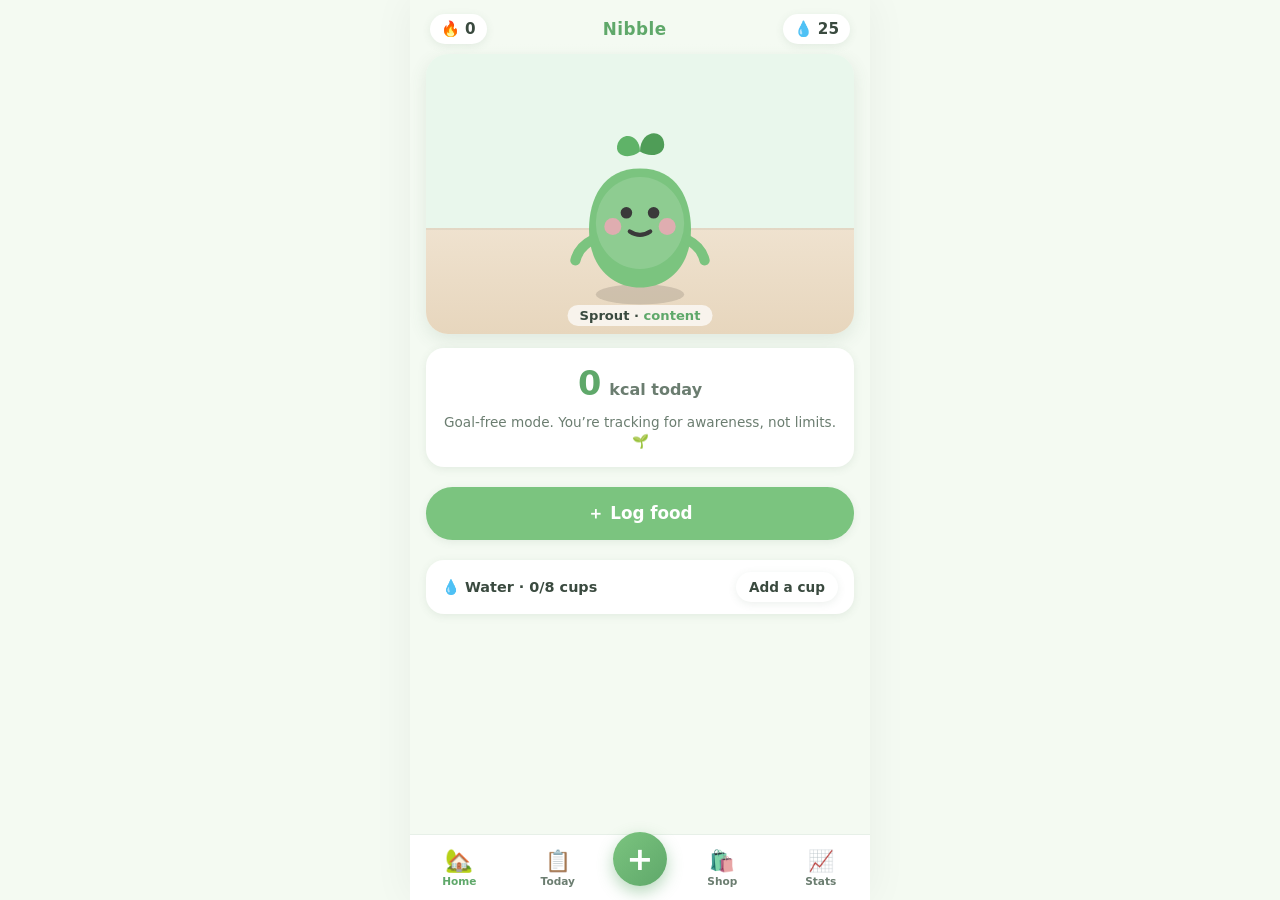
<file: index.html>
<!DOCTYPE html>
<html lang="en">
<head>
  <meta charset="UTF-8" />
  <meta name="viewport" content="width=device-width, initial-scale=1.0, maximum-scale=1.0, user-scalable=no" />
  <meta name="theme-color" content="#7bc47f" />
  <title>Nibble — Sprout Snacks</title>
  <link rel="preconnect" href="https://fonts.googleapis.com" />
  <link rel="stylesheet" href="css/styles.css" />
  <link rel="icon" href="data:image/svg+xml,%3Csvg xmlns='http://www.w3.org/2000/svg' viewBox='0 0 100 100'%3E%3Ctext y='.9em' font-size='90'%3E%F0%9F%8C%B1%3C/text%3E%3C/svg%3E" />
</head>
<body>
  <div id="app" class="app">
    <!-- Screens are rendered into here by js/app.js -->
    <main id="screen" class="screen" aria-live="polite"></main>

    <!-- Bottom navigation -->
    <nav class="tabbar" id="tabbar" aria-label="Main navigation">
      <button class="tab" data-screen="home" aria-label="Home">
        <span class="tab__icon" aria-hidden="true">🏡</span>
        <span class="tab__label">Home</span>
      </button>
      <button class="tab" data-screen="today" aria-label="Today's log">
        <span class="tab__icon" aria-hidden="true">📋</span>
        <span class="tab__label">Today</span>
      </button>
      <button class="tab tab--center" data-screen="log" aria-label="Log food">
        <span class="tab__plus" aria-hidden="true">+</span>
      </button>
      <button class="tab" data-screen="shop" aria-label="Shop and decorate">
        <span class="tab__icon" aria-hidden="true">🛍️</span>
        <span class="tab__label">Shop</span>
      </button>
      <button class="tab" data-screen="stats" aria-label="Stats and progress">
        <span class="tab__icon" aria-hidden="true">📈</span>
        <span class="tab__label">Stats</span>
      </button>
    </nav>
  </div>

  <!-- Floating toast for gentle feedback -->
  <div id="toast" class="toast" role="status" aria-live="polite"></div>

  <!-- Modal host -->
  <div id="modal-root"></div>

  <script src="js/data.js"></script>
  <script src="js/state.js"></script>
  <script src="js/sprout.js"></script>
  <script src="js/app.js"></script>
</body>
</html>
</file>
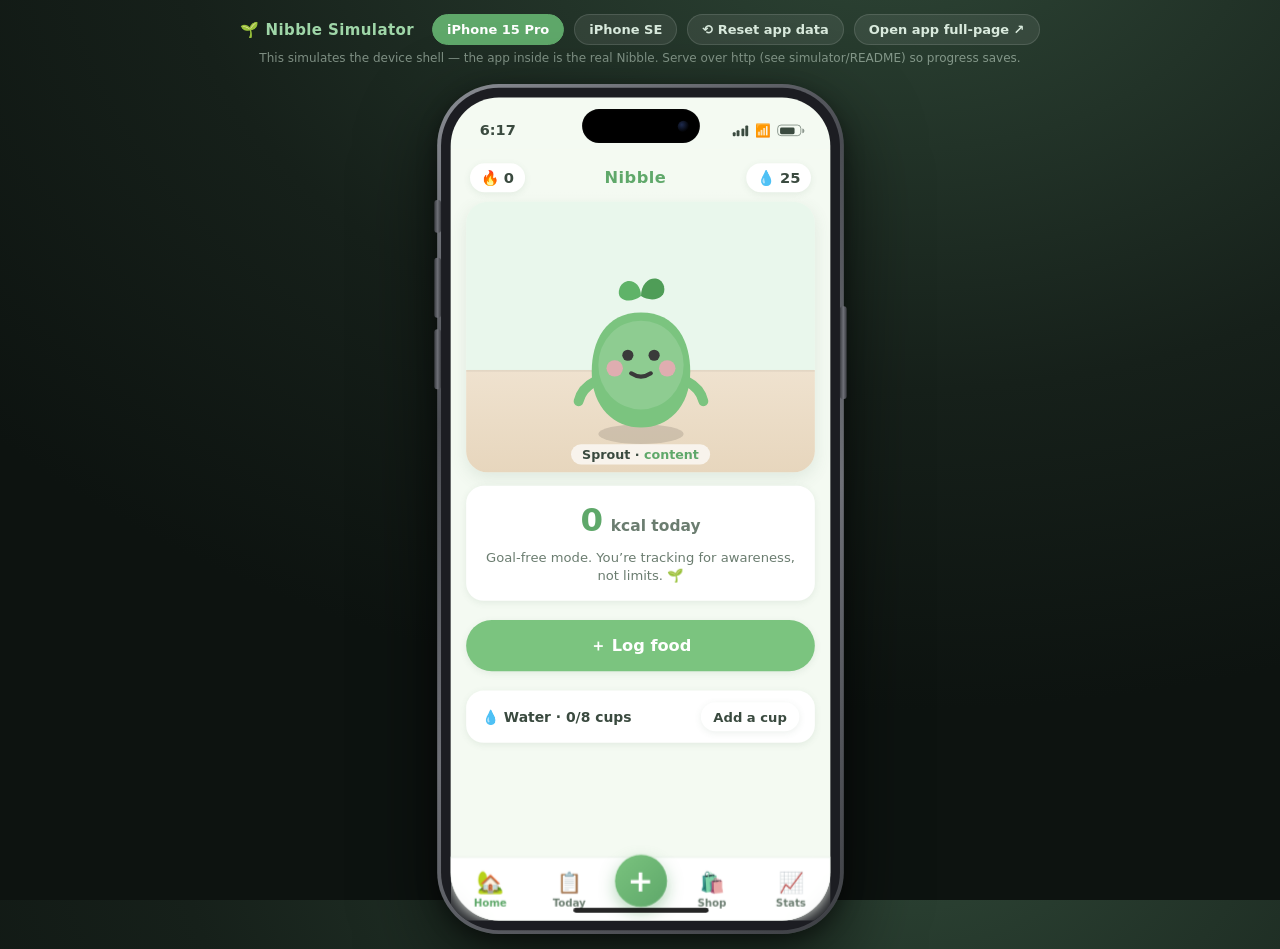
<file: simulator/index.html>
<!DOCTYPE html>
<html lang="en">
<head>
<meta charset="UTF-8" />
<meta name="viewport" content="width=device-width, initial-scale=1.0" />
<title>Nibble — iPhone Simulator</title>
<link rel="icon" href="data:image/svg+xml,%3Csvg xmlns='http://www.w3.org/2000/svg' viewBox='0 0 100 100'%3E%3Ctext y='.9em' font-size='90'%3E%F0%9F%93%B1%3C/text%3E%3C/svg%3E" />
<style>
  :root {
    --bezel: #1c1d22;
    --edge: linear-gradient(145deg, #8a8d94, #4a4c52 30%, #6e7077 60%, #3d3f44);
  }
  * { box-sizing: border-box; }
  html, body { margin: 0; height: 100%; }
  body {
    font-family: ui-rounded, "SF Pro Rounded", "Segoe UI", system-ui, sans-serif;
    background: radial-gradient(1200px 800px at 70% -10%, #2e4636, #16201a 60%, #0d1310);
    display: flex; flex-direction: column; align-items: center;
    min-height: 100vh; overflow: hidden; color: #cfe3d4;
  }

  /* ---- top controls ---- */
  .controls {
    display: flex; gap: 10px; align-items: center;
    padding: 14px 16px 6px; flex-wrap: wrap; justify-content: center;
  }
  .controls .title {
    font-weight: 800; letter-spacing: .4px; margin-right: 8px;
    color: #9fd6a8; font-size: 15px;
  }
  .ctl {
    background: rgba(255,255,255,.08);
    color: #d9eadd; border: 1px solid rgba(255,255,255,.12);
    border-radius: 999px; padding: 7px 14px; font: inherit; font-size: 13px;
    font-weight: 600; cursor: pointer; transition: background .15s ease;
  }
  .ctl:hover { background: rgba(255,255,255,.16); }
  .ctl.active { background: #5fa86a; border-color: #5fa86a; color: #fff; }
  .hint { font-size: 12px; opacity: .55; padding: 0 16px 4px; text-align: center; }

  /* ---- stage ---- */
  .stage { flex: 1; display: flex; align-items: center; justify-content: center; width: 100%; }

  /* ---- device ---- */
  .device {
    position: relative;
    border-radius: 64px;
    padding: 4px;                      /* titanium edge */
    background: var(--edge);
    box-shadow: 0 30px 80px rgba(0,0,0,.6), 0 6px 20px rgba(0,0,0,.4);
    transform-origin: center center;
  }
  .device-inner {
    position: relative;
    border-radius: 60px;
    background: var(--bezel);
    padding: 10px;                     /* black bezel */
    overflow: hidden;
  }
  .screen {
    position: relative;
    width: 393px; height: 852px;
    border-radius: 50px;
    overflow: hidden;
    background: #f4faf2;
    display: flex; flex-direction: column;
  }
  .screen iframe {
    flex: 1; width: 100%;
    border: 0; display: block;
  }

  /* hardware buttons */
  .btn-side {
    position: absolute; background: linear-gradient(90deg,#3a3c41,#6e7077,#3a3c41);
    border-radius: 3px; z-index: -1;
  }
  .btn-power  { right: -3px; top: 230px; width: 7px; height: 96px; }
  .btn-volup  { left: -3px;  top: 180px; width: 7px; height: 62px; }
  .btn-voldn  { left: -3px;  top: 254px; width: 7px; height: 62px; }
  .btn-action { left: -3px;  top: 120px; width: 7px; height: 34px; }

  /* status bar strip (the app lays out below it, like real iOS safe areas) */
  .statusbar {
    position: relative; flex: 0 0 54px;
    display: flex; align-items: center; justify-content: space-between;
    padding: 14px 30px 0;
    z-index: 50; pointer-events: none;
    font-size: 15px; font-weight: 700; color: #3a4a3f;
  }
  .statusbar .right { display: flex; align-items: center; gap: 7px; }
  .sig { display: inline-flex; align-items: flex-end; gap: 1.5px; height: 11px; }
  .sig i { width: 3px; background: #3a4a3f; border-radius: 1px; display: block; }
  .sig i:nth-child(1){height:4px} .sig i:nth-child(2){height:6px}
  .sig i:nth-child(3){height:8px} .sig i:nth-child(4){height:11px}
  .wifi { font-size: 13px; line-height: 1; }
  .batt {
    position: relative; width: 25px; height: 12px;
    border: 1.5px solid rgba(58,74,63,.55); border-radius: 4px; padding: 1.5px;
  }
  .batt::after {
    content:''; position:absolute; right:-4px; top:3px; width:2px; height:5px;
    background: rgba(58,74,63,.55); border-radius: 0 2px 2px 0;
  }
  .batt b { display:block; height:100%; width:78%; background:#3a4a3f; border-radius:1.5px; }

  /* dynamic island */
  .island {
    position: absolute; top: 12px; left: 50%; transform: translateX(-50%);
    width: 122px; height: 35px; border-radius: 20px; background: #000;
    z-index: 60; pointer-events: none;
    box-shadow: inset 0 0 2px rgba(255,255,255,.08);
  }
  .island::after { /* camera lens */
    content:''; position:absolute; right:11px; top:50%; transform: translateY(-50%);
    width: 12px; height: 12px; border-radius: 50%;
    background: radial-gradient(circle at 35% 35%, #1d2a4d, #000 70%);
  }

  /* home indicator */
  .home-indicator {
    position: absolute; bottom: 8px; left: 50%; transform: translateX(-50%);
    width: 140px; height: 5px; border-radius: 3px; background: rgba(0,0,0,.85);
    z-index: 60; pointer-events: none;
  }

  /* ---- iPhone SE variant ---- */
  .device.se .device-inner { border-radius: 44px; padding: 10px; }
  .device.se { border-radius: 48px; }
  .device.se .screen { width: 375px; height: 667px; border-radius: 4px; margin: 64px 6px; }
  .device.se .island, .device.se .home-indicator { display: none; }
  .device.se .statusbar { flex-basis: 24px; padding: 6px 14px 0; font-size: 12.5px; }
  .device.se .home-btn {
    display: block;
    position: absolute; bottom: 13px; left: 50%; transform: translateX(-50%);
    width: 44px; height: 44px; border-radius: 50%;
    border: 2.5px solid #3c3e44; background: radial-gradient(circle at 35% 30%, #2a2c31, #141519);
    cursor: pointer; z-index: 5;
  }
  .home-btn { display: none; }

  .se-only { display: none; }
</style>
</head>
<body>
  <div class="controls">
    <span class="title">🌱 Nibble Simulator</span>
    <button class="ctl active" id="dev-pro">iPhone 15 Pro</button>
    <button class="ctl" id="dev-se">iPhone SE</button>
    <button class="ctl" id="reset">⟲ Reset app data</button>
    <button class="ctl" id="newtab">Open app full-page ↗</button>
  </div>
  <div class="hint">This simulates the device shell — the app inside is the real Nibble. Serve over http (see simulator/README) so progress saves.</div>

  <div class="stage">
    <div class="device" id="device">
      <span class="btn-side btn-action"></span>
      <span class="btn-side btn-volup"></span>
      <span class="btn-side btn-voldn"></span>
      <span class="btn-side btn-power"></span>
      <div class="device-inner">
        <div class="screen">
          <div class="statusbar">
            <span id="clock">9:41</span>
            <span class="right">
              <span class="sig"><i></i><i></i><i></i><i></i></span>
              <span class="wifi">&#x1F4F6;</span>
              <span class="batt"><b></b></span>
            </span>
          </div>
          <div class="island"></div>
          <iframe id="app" src="../web-prototype/index.html" title="Nibble app"></iframe>
          <div class="home-indicator"></div>
        </div>
        <button class="home-btn" id="homebtn" title="Home"></button>
      </div>
    </div>
  </div>

<script>
(function () {
  'use strict';
  const device = document.getElementById('device');
  const iframe = document.getElementById('app');

  // ---- live clock ----
  function tick() {
    const d = new Date();
    let h = d.getHours() % 12; if (h === 0) h = 12;
    document.getElementById('clock').textContent =
      h + ':' + String(d.getMinutes()).padStart(2, '0');
  }
  tick(); setInterval(tick, 15000);

  // ---- scale device to fit the window ----
  function fit() {
    const stage = document.querySelector('.stage');
    const avail = { w: stage.clientWidth - 40, h: stage.clientHeight - 30 };
    const rect = { w: device.offsetWidth, h: device.offsetHeight };
    const scale = Math.min(1, avail.w / rect.w, avail.h / rect.h);
    device.style.transform = `scale(${scale})`;
  }
  window.addEventListener('resize', fit);
  // refit after layout settles and on device switch
  setTimeout(fit, 50);

  // ---- device switching ----
  const proBtn = document.getElementById('dev-pro');
  const seBtn = document.getElementById('dev-se');
  function setDevice(se) {
    device.classList.toggle('se', se);
    proBtn.classList.toggle('active', !se);
    seBtn.classList.toggle('active', se);
    setTimeout(fit, 50);
  }
  proBtn.addEventListener('click', () => setDevice(false));
  seBtn.addEventListener('click', () => setDevice(true));

  // ---- home button (SE) just bounces back to the Home tab ----
  document.getElementById('homebtn').addEventListener('click', () => {
    try { iframe.contentWindow.Nibble.go('home'); } catch (e) { /* cross-origin */ }
  });

  // ---- reset app data ----
  document.getElementById('reset').addEventListener('click', () => {
    if (!confirm('Erase the Sprout, streak, Dewdrops and decorations?')) return;
    try {
      iframe.contentWindow.localStorage.removeItem('nibble.save.v1');
      iframe.contentWindow.location.reload();
    } catch (e) {
      alert('Could not reach app storage. Serve the repo over http (python3 -m http.server) instead of opening the file directly.');
    }
  });

  // ---- open the raw app in a new tab ----
  document.getElementById('newtab').addEventListener('click', () => {
    window.open('../web-prototype/index.html', '_blank');
  });
})();
</script>
</body>
</html>
</file>
<file: css/styles.css>
/* =========================================================================
   Nibble — Sprout Snacks. Cozy, calm, mobile-first styling.
   ========================================================================= */
:root {
  --green: #7bc47f;
  --green-d: #5fa86a;
  --green-l: #d6f5e3;
  --ink: #3a4a3f;
  --ink-soft: #6b7d70;
  --bg: #f4faf2;
  --card: #ffffff;
  --shadow: 0 6px 18px rgba(70, 110, 80, .12);
  --shadow-sm: 0 2px 8px rgba(70, 110, 80, .10);
  --radius: 18px;
  --radius-sm: 12px;
  --drop: #4aa3df;
  --gold: #f4c542;
  --danger: #e0726b;
  --maxw: 460px;
  --tabbar-h: 66px;
}

* { box-sizing: border-box; -webkit-tap-highlight-color: transparent; }
html, body { margin: 0; height: 100%; }
body {
  font-family: ui-rounded, "SF Pro Rounded", "Segoe UI", system-ui, -apple-system, sans-serif;
  background: var(--bg);
  color: var(--ink);
  overscroll-behavior: none;
}

.app {
  max-width: var(--maxw);
  margin: 0 auto;
  height: 100dvh;
  display: flex;
  flex-direction: column;
  background: var(--bg);
  position: relative;
  box-shadow: 0 0 40px rgba(0,0,0,.05);
}

.screen {
  flex: 1;
  overflow-y: auto;
  padding: 0 16px calc(var(--tabbar-h) + 20px);
  -webkit-overflow-scrolling: touch;
}

/* ---- top bar ---- */
.topbar {
  position: sticky; top: 0; z-index: 5;
  display: flex; align-items: center; justify-content: space-between;
  padding: 14px 4px 10px;
  background: linear-gradient(var(--bg) 80%, rgba(244,250,242,0));
}
.topbar__title { font-weight: 800; font-size: 1.05rem; letter-spacing: .5px; color: var(--green-d); }
.topbar__streak, .topbar__drops {
  display: flex; align-items: center; gap: 5px;
  font-weight: 700; font-size: .95rem;
  background: var(--card); padding: 6px 11px; border-radius: 999px;
  box-shadow: var(--shadow-sm);
}
.topbar__flame { filter: saturate(1.2); }

.screen__title { font-size: 1.4rem; font-weight: 800; margin: 6px 2px 14px; }

/* ---- buttons ---- */
.btn {
  border: none; border-radius: 999px; font: inherit; font-weight: 700;
  padding: 11px 18px; cursor: pointer; color: #fff; background: var(--green);
  transition: transform .08s ease, filter .15s ease, box-shadow .15s ease;
  box-shadow: var(--shadow-sm);
}
.btn:active { transform: scale(.96); }
.btn--primary { background: var(--green); }
.btn--primary:hover { filter: brightness(1.03); }
.btn--ghost { background: var(--card); color: var(--ink); }
.btn--sm { padding: 7px 13px; font-size: .85rem; }
.btn--big { width: 100%; padding: 15px; font-size: 1.05rem; margin: 6px 0; }
.btn--disabled { background: #cdd8cf; color: #fff; cursor: not-allowed; }
.btn--pro { background: linear-gradient(135deg, #b07cf0, #7c5cf0); }
.btn--danger { background: var(--danger); }

.btnrow { display: flex; gap: 10px; }

/* ---- inputs ---- */
.input {
  width: 100%; font: inherit; padding: 12px 14px; border-radius: var(--radius-sm);
  border: 2px solid #e3efe4; background: #fff; color: var(--ink); outline: none;
  transition: border-color .15s ease;
}
.input:focus { border-color: var(--green); }
.field { display: block; font-size: .85rem; color: var(--ink-soft); font-weight: 600; margin-bottom: 12px; }
.field .input { margin-top: 6px; }
.field-note { font-size: .8rem; color: var(--ink-soft); margin: 4px 0 10px; line-height: 1.4; }
.muted { color: var(--ink-soft); font-weight: 500; }

/* ---- cards ---- */
.card {
  background: var(--card); border-radius: var(--radius); padding: 16px;
  box-shadow: var(--shadow-sm); margin-bottom: 14px;
}
.card--danger { border: 1.5px solid #f3d3d1; }
.card__head { margin: 0 0 12px; font-size: 1rem; display: flex; justify-content: space-between; align-items: baseline; }
.card__hint, .card__foot { font-weight: 500; color: var(--ink-soft); font-size: .82rem; }
.card__foot { margin: 10px 0 0; }

/* =====================================================================
   HOME
   ===================================================================== */
.home { display: flex; flex-direction: column; gap: 14px; }

.room {
  --wall: #e9f7ec;
  position: relative;
  height: 280px;
  border-radius: 22px;
  background:
    linear-gradient(180deg, var(--wall) 0%, var(--wall) 62%, #efe2cf 62%, #e7d6bd 100%);
  box-shadow: var(--shadow);
  overflow: hidden;
}
.room::after { /* floor seam */
  content: ''; position: absolute; left: 0; right: 0; top: 62%; height: 2px;
  background: rgba(0,0,0,.05);
}
.room__sprout {
  position: absolute; left: 50%; bottom: 26px; transform: translateX(-50%);
  z-index: 2;
}
.room__nameplate {
  position: absolute; bottom: 8px; left: 50%; transform: translateX(-50%);
  font-size: .82rem; font-weight: 700; color: var(--ink);
  background: rgba(255,255,255,.7); padding: 3px 12px; border-radius: 999px;
  z-index: 3; white-space: nowrap;
}
.room__mood { color: var(--green-d); }
.room__decor { position: absolute; font-size: 2rem; z-index: 1; line-height: 1; }
.room__decor--shelf { top: 16px; right: 18px; font-size: 1.7rem; }
.room__decor--floor-left { bottom: 30px; left: 22px; }
.room__decor--floor-right { bottom: 30px; right: 22px; }
.room__decor--rug { bottom: 14px; left: 50%; transform: translateX(-50%); font-size: 3.4rem; opacity: .9; z-index: 0; }

/* sprout animations */
.sprout { display: block; }
.sprout-body-group { transform-origin: 50px 90px; animation: breathe 3.6s ease-in-out infinite; }
@keyframes breathe { 0%,100% { transform: scaleY(1) translateY(0);} 50% { transform: scaleY(.97) translateY(2px);} }
.sprout--happy .sprout-body-group { animation: wiggle 1.6s ease-in-out infinite; }
@keyframes wiggle { 0%,100%{transform:rotate(-2deg);} 50%{transform:rotate(2deg);} }
.sprout--celebrating .sprout-body-group { animation: hop .6s ease-in-out infinite; }
@keyframes hop { 0%,100%{transform:translateY(0);} 50%{transform:translateY(-8px);} }
.sprout-topper { transform-origin: 50px 22px; animation: sway 4s ease-in-out infinite; }
@keyframes sway { 0%,100%{transform:rotate(-4deg);} 50%{transform:rotate(4deg);} }
.sprout-arm--l { animation: armL 2.4s ease-in-out infinite; transform-origin: 22px 70px; }
.sprout-arm--r { animation: armR 2.4s ease-in-out infinite; transform-origin: 78px 70px; }
@keyframes armL { 0%,100%{transform:rotate(0);} 50%{transform:rotate(-12deg);} }
@keyframes armR { 0%,100%{transform:rotate(0);} 50%{transform:rotate(12deg);} }
.sprout-zzz { animation: zzz 2.4s ease-in-out infinite; opacity: 0; }
.sprout-zzz--2 { animation-delay: .8s; }
@keyframes zzz { 0%{opacity:0; transform:translateY(4px);} 40%{opacity:1;} 100%{opacity:0; transform:translateY(-10px);} }
.sprout-spark { font-size: 13px; animation: spark 1.1s ease-in-out infinite; }
.sprout-spark.s2 { animation-delay: .3s; } .sprout-spark.s3 { animation-delay: .6s; }
@keyframes spark { 0%,100%{opacity:.2; transform:scale(.7);} 50%{opacity:1; transform:scale(1.15);} }
.sprout-nom { animation: nom 1s ease-in-out infinite; }
@keyframes nom { 0%,100%{transform:translateX(0);} 50%{transform:translateX(-4px) rotate(-12deg);} }

.sprout-pop { animation: pop .5s ease; }
@keyframes pop { 0%{transform:translateX(-50%) scale(1);} 40%{transform:translateX(-50%) scale(1.12);} 100%{transform:translateX(-50%) scale(1);} }

/* goal card / watering can */
.goalcard { background: var(--card); border-radius: var(--radius); padding: 16px; box-shadow: var(--shadow-sm);
  display: flex; flex-direction: column; align-items: center; gap: 10px; position: relative; }
.goalcard__row { display: flex; align-items: baseline; gap: 8px; }
.goalcard__total { font-size: 2.1rem; font-weight: 800; color: var(--green-d); }
.goalcard__of { color: var(--ink-soft); font-weight: 600; }
.goalcard__note { font-size: .85rem; color: var(--ink-soft); text-align: center; margin: 0; line-height: 1.4; }
.watercan {
  width: 70px; height: 70px; border-radius: 16px; background: #eef6f0;
  border: 2px solid var(--green-l); overflow: hidden; position: relative;
  display: flex; align-items: flex-end;
}
.watercan__fill { width: 100%; background: linear-gradient(180deg, #9bd9a0, var(--green)); transition: height .5s cubic-bezier(.2,.8,.2,1); }
.watercan::after { content: '🌱'; position: absolute; top: 6px; left: 50%; transform: translateX(-50%); font-size: 1.2rem; z-index: 2; }

.home__water { display: flex; align-items: center; justify-content: space-between;
  background: var(--card); border-radius: var(--radius); padding: 12px 16px; box-shadow: var(--shadow-sm); }
.home__water-label { font-weight: 700; font-size: .9rem; }

/* =====================================================================
   LOG
   ===================================================================== */
.addform { background: var(--card); border-radius: var(--radius); padding: 16px; box-shadow: var(--shadow-sm); margin-bottom: 16px; }
.addform__rowtop { display: flex; gap: 10px; margin-bottom: 12px; }
.addform__name { flex: 1; }
.addform__cal { width: 92px; text-align: center; }
.mealpick { display: flex; gap: 8px; margin-bottom: 12px; flex-wrap: wrap; }
.mealpick__opt input { position: absolute; opacity: 0; pointer-events: none; }
.mealpick__opt span {
  display: inline-block; padding: 8px 12px; border-radius: 999px; background: #eef6f0;
  font-size: .82rem; font-weight: 700; color: var(--ink-soft); cursor: pointer; border: 2px solid transparent;
  transition: all .12s ease;
}
.mealpick__opt input:checked + span { background: var(--green-l); color: var(--green-d); border-color: var(--green); }
.addform__serv { margin-bottom: 12px; font-size: .85rem; font-weight: 600; color: var(--ink-soft); }
.input--serv { width: 80px; display: inline-block; margin-left: 8px; }
.macros { display: flex; gap: 8px; margin-bottom: 12px; }
.macros label { flex: 1; font-size: .75rem; font-weight: 600; color: var(--ink-soft); display: flex; flex-direction: column; gap: 4px; }
.input--macro { text-align: center; }

.subtabs { display: flex; gap: 8px; margin-bottom: 12px; }
.subtabs--scroll { overflow-x: auto; padding-bottom: 4px; -webkit-overflow-scrolling: touch; }
.subtab {
  border: none; background: #eef6f0; color: var(--ink-soft); font: inherit; font-weight: 700;
  padding: 8px 14px; border-radius: 999px; cursor: pointer; white-space: nowrap; font-size: .85rem;
}
.subtab.is-active { background: var(--green); color: #fff; }

.foodlist { list-style: none; padding: 0; margin: 0; display: flex; flex-direction: column; gap: 8px; }
.foodrow { display: flex; align-items: center; background: var(--card); border-radius: var(--radius-sm); box-shadow: var(--shadow-sm); overflow: hidden; }
.foodrow__main { flex: 1; display: flex; align-items: center; gap: 12px; padding: 12px 14px; background: none; border: none; font: inherit; cursor: pointer; text-align: left; color: inherit; }
.foodrow__icon { font-size: 1.4rem; }
.foodrow__text { display: flex; flex-direction: column; }
.foodrow__name { font-weight: 700; }
.foodrow__cal { font-size: .8rem; color: var(--ink-soft); }
.foodrow__fav { background: none; border: none; font-size: 1.3rem; color: #d6e0d8; cursor: pointer; padding: 12px 14px; }
.foodrow__fav.is-fav { color: var(--gold); }

.empty { text-align: center; color: var(--ink-soft); padding: 24px; font-size: .9rem; list-style: none; }

/* =====================================================================
   TODAY
   ===================================================================== */
.today__summary { background: var(--card); border-radius: var(--radius); padding: 16px; box-shadow: var(--shadow-sm); margin-bottom: 14px; text-align: center; }
.today__total { font-size: 1.6rem; } .today__total strong { color: var(--green-d); font-size: 2rem; }
.today__goal { color: var(--ink-soft); font-size: 1rem; }
.today__macros { color: var(--ink-soft); font-size: .85rem; margin-top: 4px; font-weight: 600; }

.mealgroup { background: var(--card); border-radius: var(--radius); padding: 12px 16px; box-shadow: var(--shadow-sm); margin-bottom: 12px; }
.mealgroup__head { margin: 0 0 8px; font-size: .95rem; display: flex; justify-content: space-between; align-items: center; }
.mealgroup__sub { font-size: .8rem; color: var(--ink-soft); font-weight: 600; }
.mealgroup ul { list-style: none; padding: 0; margin: 0; }
.entry { display: grid; grid-template-columns: auto 1fr auto auto; align-items: center; gap: 10px; padding: 7px 0; border-top: 1px solid #f0f5f1; }
.entry:first-child { border-top: none; }
.entry__time { font-size: .72rem; color: var(--ink-soft); width: 58px; }
.entry__name { font-weight: 600; }
.entry__cal { font-weight: 700; color: var(--green-d); }
.entry__del { background: none; border: none; color: #cdd8cf; font-size: .9rem; cursor: pointer; padding: 4px 6px; }
.entry__del:hover { color: var(--danger); }

.watercard { background: var(--card); border-radius: var(--radius); padding: 16px; box-shadow: var(--shadow-sm); }
.watercard__head { margin: 0 0 12px; display: flex; justify-content: space-between; align-items: center; font-size: .95rem; }
.watercard__count { font-size: .8rem; color: var(--ink-soft); font-weight: 600; }
.water__extra { color: var(--gold); }
.cups { display: flex; flex-wrap: wrap; gap: 6px; margin-bottom: 12px; }
.cup { width: 38px; height: 38px; border-radius: 10px; border: 2px solid var(--green-l); background: #f3faf4; font-size: 1.1rem; cursor: pointer; color: #bcd; transition: transform .1s ease; }
.cup--full { background: #e2f4fb; border-color: #bfe6f5; }
.cup:active { transform: scale(.9); }

/* =====================================================================
   SHOP
   ===================================================================== */
.shopgrid { display: grid; grid-template-columns: 1fr 1fr; gap: 12px; margin-bottom: 16px; }
.shopcard { background: var(--card); border-radius: var(--radius); padding: 14px 12px; box-shadow: var(--shadow-sm); text-align: center; display: flex; flex-direction: column; gap: 6px; border: 2px solid transparent; }
.shopcard.is-equipped { border-color: var(--green); }
.shopcard__preview { height: 70px; display: flex; align-items: center; justify-content: center; cursor: pointer; }
.shopcard__emoji { font-size: 3rem; line-height: 1; }
.shopcard__swatch { width: 54px; height: 54px; border-radius: 14px; box-shadow: inset 0 0 0 2px rgba(0,0,0,.06); }
.shopcard__name { font-weight: 700; font-size: .9rem; }
.shopcard__desc { font-size: .74rem; color: var(--ink-soft); line-height: 1.3; min-height: 2.2em; }
.shopcard__action { margin-top: auto; }
.shopcard__owned, .shopcard__equipped { font-size: .82rem; font-weight: 700; color: var(--green-d); }
.tag-pro { font-size: .6rem; background: linear-gradient(135deg,#b07cf0,#7c5cf0); color: #fff; padding: 2px 5px; border-radius: 6px; vertical-align: middle; }
.pro-active { text-align: center; color: #7c5cf0; font-weight: 700; }

/* =====================================================================
   STATS
   ===================================================================== */
.stat-hero { background: linear-gradient(135deg, var(--green), var(--green-d)); color: #fff; border-radius: var(--radius); padding: 20px; text-align: center; box-shadow: var(--shadow); margin-bottom: 14px; }
.stat-hero__big { font-size: 3rem; font-weight: 800; line-height: 1; }
.stat-hero__big span { font-size: 1.6rem; }
.stat-hero__cap { font-weight: 700; margin-top: 4px; }
.stat-hero__sub { font-size: .8rem; opacity: .9; margin-top: 6px; }

.chart { display: flex; align-items: flex-end; justify-content: space-between; gap: 6px; height: 120px; }
.bar { flex: 1; display: flex; flex-direction: column; align-items: center; gap: 6px; height: 100%; }
.bar__col { flex: 1; width: 100%; display: flex; align-items: flex-end; }
.bar__fill { width: 100%; background: linear-gradient(180deg, #9bd9a0, var(--green)); border-radius: 8px 8px 4px 4px; min-height: 2px; transition: height .4s ease; }
.bar__fill--empty { background: #e6efe7; }
.bar__label { font-size: .72rem; color: var(--ink-soft); font-weight: 600; }

.statgrid { display: grid; grid-template-columns: 1fr 1fr; gap: 12px; }
.statgrid > div { background: #f3faf4; border-radius: var(--radius-sm); padding: 12px; text-align: center; }
.statgrid strong { display: block; font-size: 1.5rem; color: var(--green-d); }
.statgrid span { font-size: .76rem; color: var(--ink-soft); }

.badges { display: grid; grid-template-columns: repeat(auto-fill, minmax(78px, 1fr)); gap: 10px; }
.badge { text-align: center; padding: 10px 4px; border-radius: var(--radius-sm); background: #f3faf4; }
.badge--locked { opacity: .5; }
.badge--earned { background: #fff7e0; box-shadow: inset 0 0 0 1.5px var(--gold); }
.badge__icon { font-size: 1.7rem; display: block; }
.badge__label { font-size: .68rem; font-weight: 700; color: var(--ink-soft); }

/* =====================================================================
   SETTINGS
   ===================================================================== */
.toggle { display: flex; align-items: center; gap: 10px; padding: 8px 0; font-size: .9rem; font-weight: 600; cursor: pointer; }
.toggle input { width: 20px; height: 20px; accent-color: var(--green); }
.about { font-size: .78rem; color: var(--ink-soft); text-align: center; line-height: 1.5; margin: 16px 8px; }

/* =====================================================================
   TAB BAR
   ===================================================================== */
.tabbar {
  position: absolute; bottom: 0; left: 0; right: 0; height: var(--tabbar-h);
  display: flex; align-items: stretch; justify-content: space-around;
  background: rgba(255,255,255,.96); backdrop-filter: blur(8px);
  border-top: 1px solid #e7f0e8; padding-bottom: env(safe-area-inset-bottom);
  z-index: 10;
}
.tab { flex: 1; background: none; border: none; cursor: pointer; display: flex; flex-direction: column; align-items: center; justify-content: center; gap: 2px; color: var(--ink-soft); font: inherit; }
.tab__icon { font-size: 1.3rem; filter: grayscale(.3); transition: transform .12s ease; }
.tab__label { font-size: .66rem; font-weight: 700; }
.tab.is-active { color: var(--green-d); }
.tab.is-active .tab__icon { filter: none; transform: translateY(-1px) scale(1.08); }
.tab--center { flex: 0 0 auto; }
.tab__plus {
  width: 54px; height: 54px; margin-top: -18px; border-radius: 50%;
  background: linear-gradient(135deg, var(--green), var(--green-d)); color: #fff;
  font-size: 2rem; font-weight: 700; display: flex; align-items: center; justify-content: center;
  box-shadow: 0 6px 16px rgba(95,168,106,.45); line-height: 1;
}
.tab--center:active .tab__plus { transform: scale(.92); }

/* =====================================================================
   TOAST + MODAL
   ===================================================================== */
.toast {
  position: fixed; left: 50%; bottom: calc(var(--tabbar-h) + 16px); transform: translate(-50%, 20px);
  background: var(--ink); color: #fff; padding: 11px 18px; border-radius: 999px;
  font-size: .88rem; font-weight: 600; box-shadow: var(--shadow); z-index: 100;
  opacity: 0; pointer-events: none; transition: opacity .25s ease, transform .25s ease;
  max-width: 90%; text-align: center;
}
.toast--show { opacity: 1; transform: translate(-50%, 0); }

#modal-root:empty { display: none; }
.modal-backdrop {
  position: fixed; inset: 0; background: rgba(40,60,48,.4); backdrop-filter: blur(2px);
  display: flex; align-items: center; justify-content: center; padding: 20px; z-index: 200;
  animation: fade .2s ease;
}
@keyframes fade { from { opacity: 0; } to { opacity: 1; } }
.modal {
  background: var(--bg); border-radius: 22px; padding: 22px; width: 100%; max-width: 340px;
  box-shadow: 0 12px 40px rgba(0,0,0,.25); animation: pop-in .25s cubic-bezier(.2,.9,.3,1.2);
  max-height: 86vh; overflow-y: auto;
}
@keyframes pop-in { from { transform: scale(.9); opacity: 0; } to { transform: scale(1); opacity: 1; } }
.modal h2 { margin-top: 0; }

.celebrate { text-align: center; }
.celebrate__icon { font-size: 3.6rem; animation: hop .6s ease infinite; }
.celebrate__name { font-weight: 800; font-size: 1.2rem; color: var(--green-d); margin: 4px 0; }
.celebrate__desc { color: var(--ink-soft); font-size: .9rem; margin: 4px 0 8px; }
.celebrate__reward { font-weight: 700; color: var(--drop); margin-bottom: 14px; }
.celebrate .btn { width: 100%; }

.preview { text-align: center; }
.preview__stage { display: flex; justify-content: center; padding: 10px 0; }
.preview__desc { color: var(--ink-soft); font-size: .9rem; }
.preview__actions { display: flex; flex-direction: column; gap: 8px; margin-top: 12px; }

.io__area { width: 100%; height: 140px; border-radius: 12px; border: 2px solid #e3efe4; padding: 10px; font-family: monospace; font-size: .75rem; resize: vertical; margin: 10px 0; }
.io .btn, .confirm .btn { width: 100%; margin-top: 8px; }
.confirm { text-align: center; } .confirm p { color: var(--ink-soft); font-size: .9rem; }

@media (prefers-reduced-motion: reduce) {
  * { animation: none !important; transition: none !important; }
}
</file>
